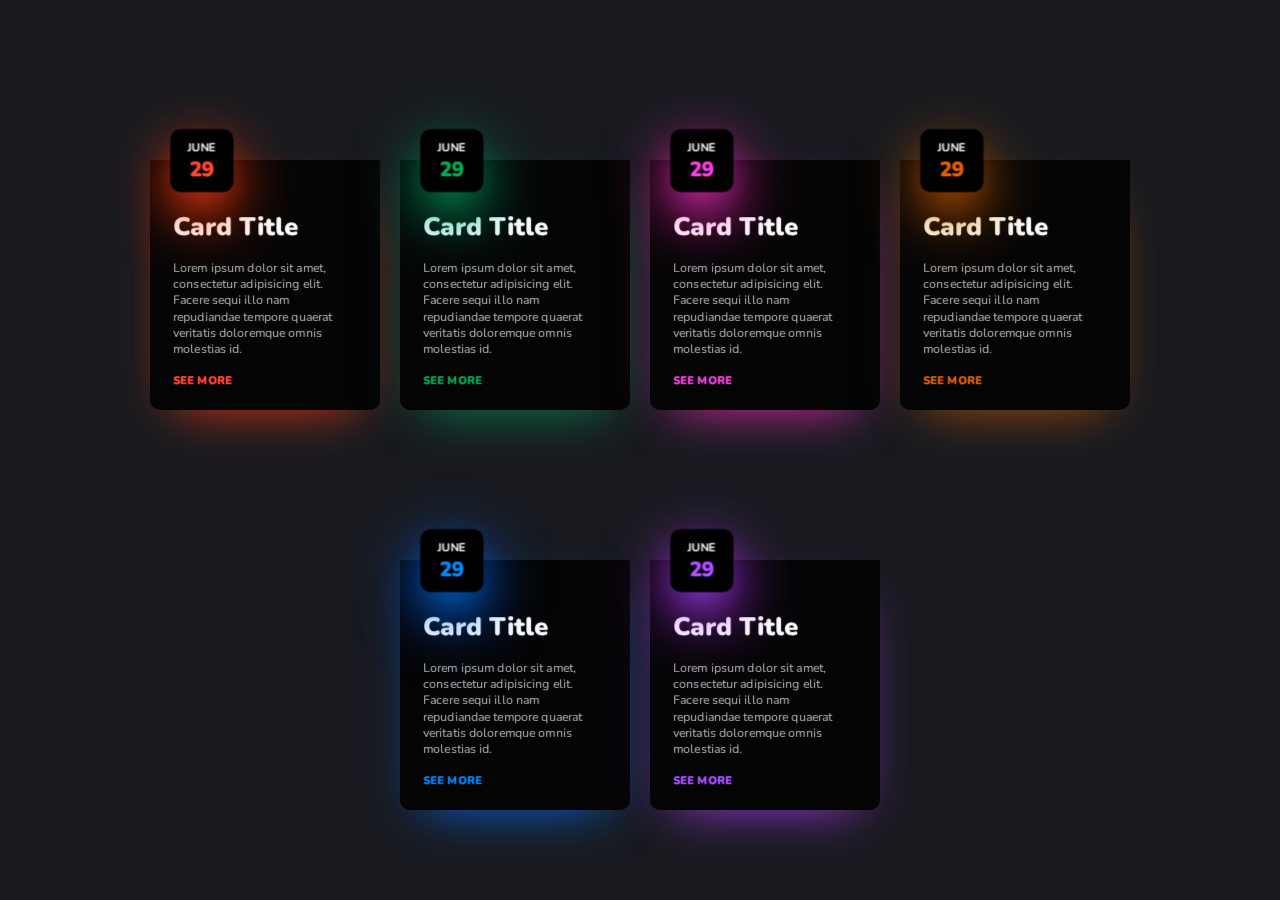
<file: cards/index.html>
<!DOCTYPE html>
<html lang="en">
<head>
  <meta charset="UTF-8">
  <meta name="viewport" content="width=device-width, initial-scale=1.0">
  <title>Document</title>
</head>
<link rel="stylesheet" type="text/css" href="style.css">
<body>
<div class="container3">
        
            

    <div class="parent card2">
        <div class="card ">
            <div class="content-box">
                <h1 class="card-title">Card Title</h1>
                <p class="card-content">
                    Lorem ipsum dolor sit amet, consectetur adipisicing elit. Facere sequi illo nam repudiandae tempore quaerat veritatis doloremque omnis molestias id.
                </p>
                <span class="see-more">See More</span>
            </div>
            <div class="date-box">
                <span class="month">JUNE</span>
                <span class="date">29</span>
            </div>
        </div>
    </div>

    <div class="parent card3">
        <div class="card">
            <div class="content-box">
                <h1 class="card-title">Card Title</h1>
                <p class="card-content">
                    Lorem ipsum dolor sit amet, consectetur adipisicing elit. Facere sequi illo nam repudiandae tempore quaerat veritatis doloremque omnis molestias id.
                </p>
                <span class="see-more">See More</span>
            </div>
            <div class="date-box">
                <span class="month">JUNE</span>
                <span class="date">29</span>
            </div>
        </div>
    </div>

    <div class="parent card4">
        <div class="card">
            <div class="content-box">
                <h1 class="card-title">Card Title</h1>
                <p class="card-content">
                    Lorem ipsum dolor sit amet, consectetur adipisicing elit. Facere sequi illo nam repudiandae tempore quaerat veritatis doloremque omnis molestias id.
                </p>
                <span class="see-more">See More</span>
            </div>
            <div class="date-box">
                <span class="month">JUNE</span>
                <span class="date">29</span>
            </div>
        </div>
        </div>

        <div class="parent card5">
            <div class="card">
                <div class="content-box">
                    <h1 class="card-title">Card Title</h1>
                    <p class="card-content">
                        Lorem ipsum dolor sit amet, consectetur adipisicing elit. Facere sequi illo nam repudiandae tempore quaerat veritatis doloremque omnis molestias id.
                    </p>
                    <span class="see-more">See More</span>
                </div>
                <div class="date-box">
                    <span class="month">JUNE</span>
                    <span class="date">29</span>
                </div>
            </div>
            </div>

            <div class="parent ccard-blue">
                <div class="card">
                    <div class="content-box">
                        <h1 class="card-title">Card Title</h1>
                        <p class="card-content">
                            Lorem ipsum dolor sit amet, consectetur adipisicing elit. Facere sequi illo nam repudiandae tempore quaerat veritatis doloremque omnis molestias id.
                        </p>
                        <span class="see-more">See More</span>
                    </div>
                    <div class="date-box">
                        <span class="month">JUNE</span>
                        <span class="date">29</span>
                    </div>
                </div>
                </div>
                <div class="parent card-yellow">
                    <div class="card">
                        <div class="content-box">
                            <h1 class="card-title">Card Title</h1>
                            <p class="card-content">
                                Lorem ipsum dolor sit amet, consectetur adipisicing elit. Facere sequi illo nam repudiandae tempore quaerat veritatis doloremque omnis molestias id.
                            </p>
                            <span class="see-more">See More</span>
                        </div>
                        <div class="date-box">
                            <span class="month">JUNE</span>
                            <span class="date">29</span>
                        </div>
                    </div>
                    </div>
                      
</div>
</body>
</html>
</file>
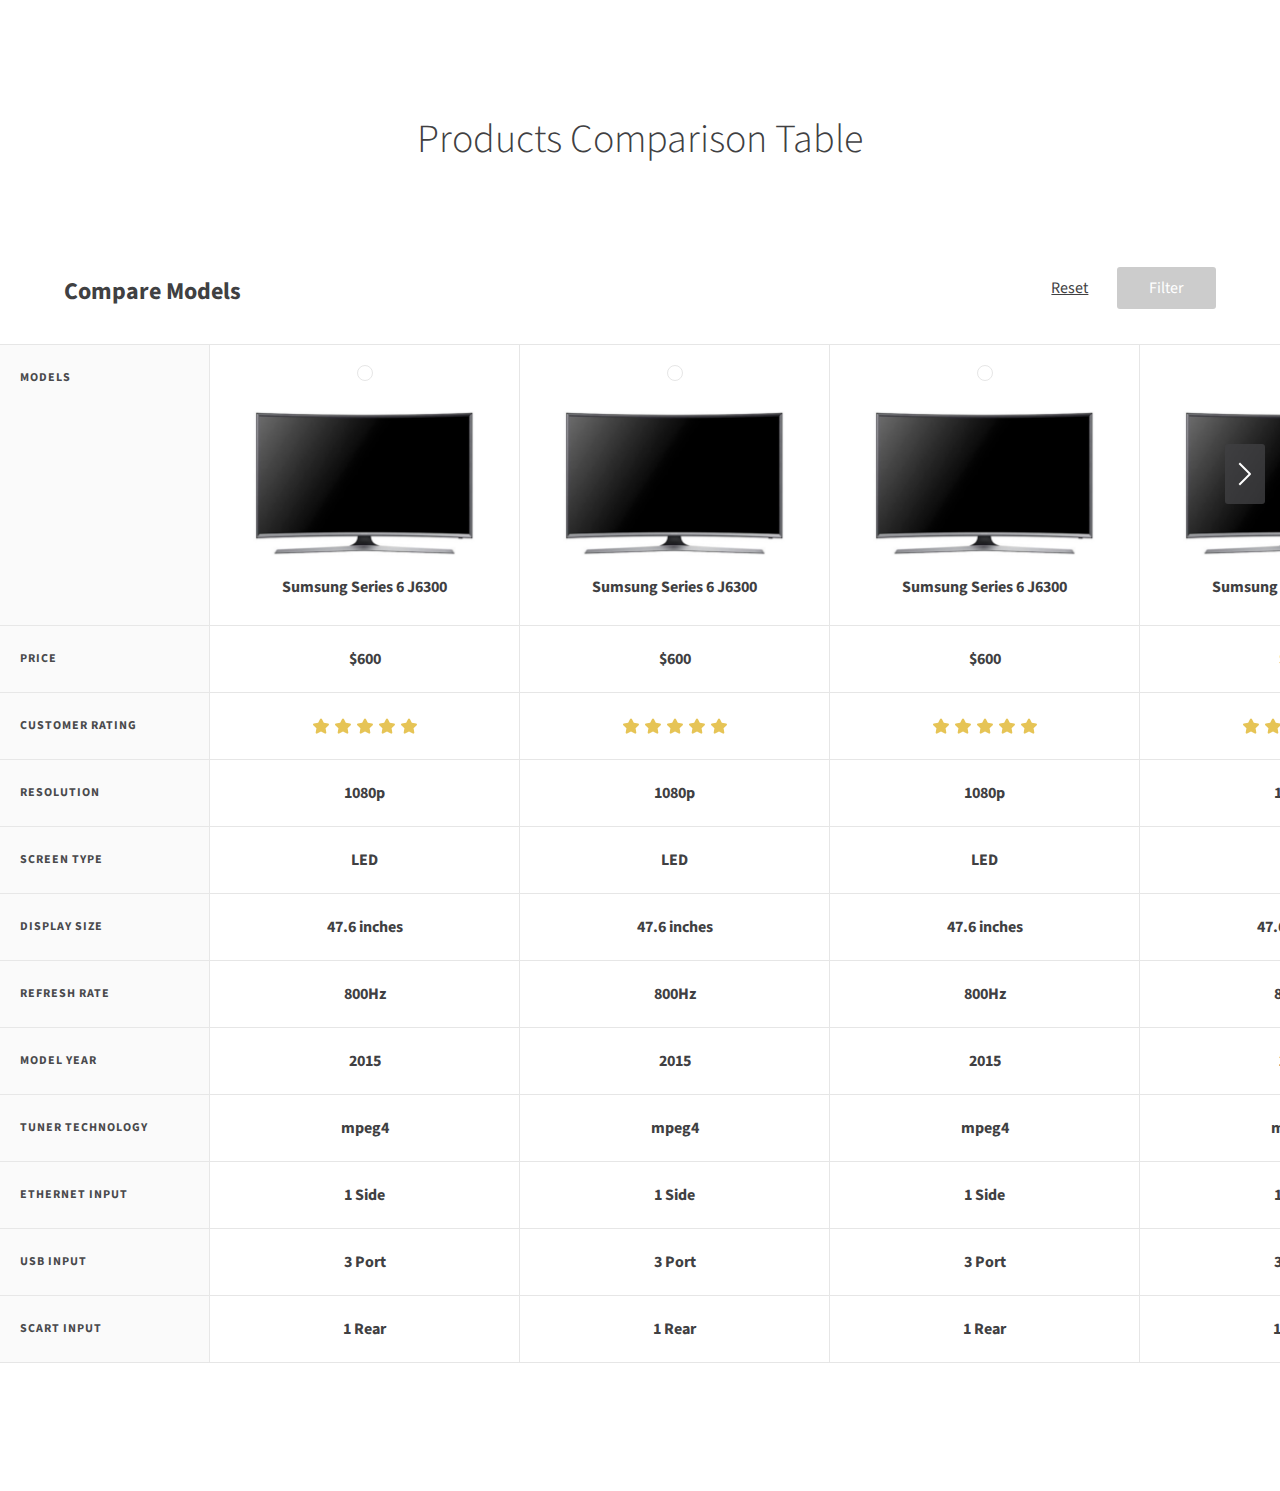
<file: compare/index.html>
<!doctype html>
<html lang="en" class="no-js">
<head>
	<meta charset="UTF-8">
	<meta name="viewport" content="width=device-width, initial-scale=1">
	<link href='https://fonts.googleapis.com/css?family=Source+Sans+Pro:300,400,600' rel='stylesheet' type='text/css'>

	<link rel="stylesheet" href="css/reset.css"> <!-- CSS reset -->
	<link rel="stylesheet" href="css/style.css"> <!-- Resource style -->
	<script src="js/modernizr.js"></script> <!-- Modernizr -->
  	
	<title>Products Comparison Table | CodyHouse</title>
</head>
<body>
	<section class="cd-intro">
		<h1>Products Comparison Table</h1>
	</section> <!-- .cd-intro -->

	<section class="cd-products-comparison-table">
		<header>
			<h2>Compare Models</h2>

			<div class="actions">
				<a href="#0" class="reset">Reset</a>
				<a href="#0" class="filter">Filter</a>
			</div>
		</header>

		<div class="cd-products-table">
			<div class="features">
				<div class="top-info">Models</div>
				<ul class="cd-features-list">
					<li>Price</li>
					<li>Customer Rating</li>
					<li>Resolution</li>
					<li>Screen Type</li>
					<li>Display Size</li>
					<li>Refresh Rate</li>
					<li>Model Year</li>
					<li>Tuner Technology</li>
					<li>Ethernet Input</li>
					<li>USB Input</li>
					<li>Scart Input</li>
				</ul>
			</div> <!-- .features -->
			
			<div class="cd-products-wrapper">
				<ul class="cd-products-columns">
					<li class="product">
						<div class="top-info">
							<div class="check"></div>
							<img src="img/product.png" alt="product image">
							<h3>Sumsung Series 6 J6300</h3>
						</div> <!-- .top-info -->

						<ul class="cd-features-list">
							<li>$600</li>
							<li class="rate"><span>5/5</span></li>
							<li>1080p</li>
							<li>LED</li>
							<li>47.6 inches</li>
							<li>800Hz</li>
							<li>2015</li>
							<li>mpeg4</li>
							<li>1 Side</li>
							<li>3 Port</li>
							<li>1 Rear</li>
						</ul>
					</li> <!-- .product -->

					<li class="product">
						<div class="top-info">
							<div class="check"></div>
							<img src="img/product.png" alt="product image">
							<h3>Sumsung Series 6 J6300</h3>
						</div> <!-- .top-info -->

						<ul class="cd-features-list">
							<li>$600</li>
							<li class="rate"><span>5/5</span></li>
							<li>1080p</li>
							<li>LED</li>
							<li>47.6 inches</li>
							<li>800Hz</li>
							<li>2015</li>
							<li>mpeg4</li>
							<li>1 Side</li>
							<li>3 Port</li>
							<li>1 Rear</li>
						</ul>
					</li> <!-- .product -->

					<li class="product">
						<div class="top-info">
							<div class="check"></div>
							<img src="img/product.png" alt="product image">
							<h3>Sumsung Series 6 J6300</h3>
						</div> <!-- .top-info -->

						<ul class="cd-features-list">
							<li>$600</li>
							<li class="rate"><span>5/5</span></li>
							<li>1080p</li>
							<li>LED</li>
							<li>47.6 inches</li>
							<li>800Hz</li>
							<li>2015</li>
							<li>mpeg4</li>
							<li>1 Side</li>
							<li>3 Port</li>
							<li>1 Rear</li>
						</ul>
					</li> <!-- .product -->

					<li class="product">
						<div class="top-info">
							<div class="check"></div>
							<img src="img/product.png" alt="product image">
							<h3>Sumsung Series 6 J6300</h3>
						</div> <!-- .top-info -->

						<ul class="cd-features-list">
							<li>$600</li>
							<li class="rate"><span>5/5</span></li>
							<li>1080p</li>
							<li>LED</li>
							<li>47.6 inches</li>
							<li>800Hz</li>
							<li>2015</li>
							<li>mpeg4</li>
							<li>1 Side</li>
							<li>3 Port</li>
							<li>1 Rear</li>
						</ul>
					</li> <!-- .product -->

					<li class="product">
						<div class="top-info">
							<div class="check"></div>
							<img src="img/product.png" alt="product image">
							<h3>Sumsung Series 6 J6300</h3>
						</div> <!-- .top-info -->

						<ul class="cd-features-list">
							<li>$600</li>
							<li class="rate"><span>5/5</span></li>
							<li>1080p</li>
							<li>LED</li>
							<li>47.6 inches</li>
							<li>800Hz</li>
							<li>2015</li>
							<li>mpeg4</li>
							<li>1 Side</li>
							<li>3 Port</li>
							<li>1 Rear</li>
						</ul>
					</li> <!-- .product -->

					<li class="product">
						<div class="top-info">
							<div class="check"></div>
							<img src="img/product.png" alt="product image">
							<h3>Sumsung Series 6 J6300</h3>
						</div> <!-- .top-info -->

						<ul class="cd-features-list">
							<li>$600</li>
							<li class="rate"><span>5/5</span></li>
							<li>1080p</li>
							<li>LED</li>
							<li>47.6 inches</li>
							<li>800Hz</li>
							<li>2015</li>
							<li>mpeg4</li>
							<li>1 Side</li>
							<li>3 Port</li>
							<li>1 Rear</li>
						</ul>
					</li> <!-- .product -->

					<li class="product">
						<div class="top-info">
							<div class="check"></div>
							<img src="img/product.png" alt="product image">
							<h3>Sumsung Series 6 J6300</h3>
						</div> <!-- .top-info -->

						<ul class="cd-features-list">
							<li>$600</li>
							<li class="rate"><span>5/5</span></li>
							<li>1080p</li>
							<li>LED</li>
							<li>47.6 inches</li>
							<li>800Hz</li>
							<li>2015</li>
							<li>mpeg4</li>
							<li>1 Side</li>
							<li>3 Port</li>
							<li>1 Rear</li>
						</ul>
					</li> <!-- .product -->

					<li class="product">
						<div class="top-info">
							<div class="check"></div>
							<img src="img/product.png" alt="product image">
							<h3>Sumsung Series 6 J6300</h3>
						</div> <!-- .top-info -->

						<ul class="cd-features-list">
							<li>$600</li>
							<li class="rate"><span>5/5</span></li>
							<li>1080p</li>
							<li>LED</li>
							<li>47.6 inches</li>
							<li>800Hz</li>
							<li>2015</li>
							<li>mpeg4</li>
							<li>1 Side</li>
							<li>3 Port</li>
							<li>1 Rear</li>
						</ul>
					</li> <!-- .product -->
				</ul> <!-- .cd-products-columns -->
			</div> <!-- .cd-products-wrapper -->
			
			<ul class="cd-table-navigation">
				<li><a href="#0" class="prev inactive">Prev</a></li>
				<li><a href="#0" class="next">Next</a></li>
			</ul>
		</div> <!-- .cd-products-table -->
	</section> <!-- .cd-products-comparison-table -->
<script src="js/jquery-2.1.4.js"></script>
<script src="js/main.js"></script> <!-- Resource jQuery -->
</body>
</html>
</file>
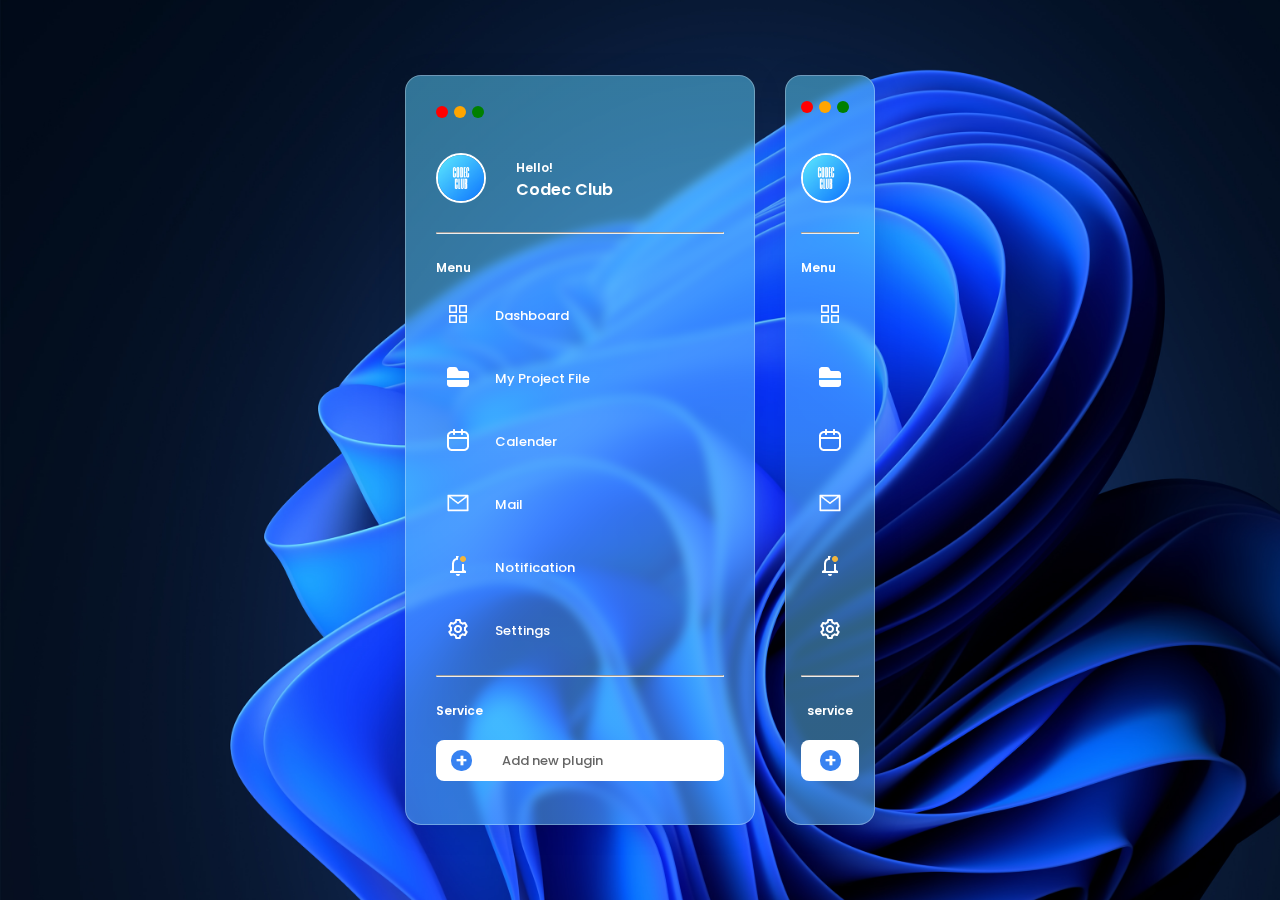
<file: manue/index.html>
<!DOCTYPE html>
<html lang="en">
  <head>
    <meta charset="UTF-8" />
    <meta name="viewport" content="width=device-width, initial-scale=1.0" />
    <title>Glassmorphism menu</title>
    <link rel="stylesheet" href="style.css" />
  </head>
  <body>
    <div class="hero-section">
      <div class="menu-container">
        <div class="hero-menu">
          <div class="circle">
            <div class="red-circle"></div>
            <div class="orange-circle"></div>
            <div class="green-circle"></div>
          </div>
          <div class="user-details">
            <div class="user-img">
              <img src="img/logo.jpg" alt="" />
            </div>
            <div class="user-name">
              <h6>Hello!</h6>
              <p> Codec Club</p>
            </div>
          </div>
          <hr />
          <div class="menu-details">
            <h3>Menu</h3>
            <div class="menu-items">
              <div class="menu-img">
                <img src="img/dashboard.png" alt="" />
              </div>
              <div class="menu-name">
                <h2>Dashboard</h2>
              </div>
            </div>

            <div class="menu-items">
              <div class="menu-img">
                <img src="img/folder.png" alt="" />
              </div>
              <div class="menu-name">
                <h2>My Project File</h2>
              </div>
            </div>

            <div class="menu-items">
              <div class="menu-img">
                <img src="img/calender.png" alt="" />
              </div>
              <div class="menu-name">
                <h2>Calender</h2>
              </div>
            </div>

            <div class="menu-items">
              <div class="menu-img">
                <img src="img/mail.png" alt="" />
              </div>
              <div class="menu-name">
                <h2>Mail</h2>
              </div>
            </div>

            <div class="menu-items">
              <div class="menu-img">
                <img src="img/notification.png" alt="" />
              </div>
              <div class="menu-name">
                <h2>Notification</h2>
              </div>
            </div>

            <div class="menu-items">
              <div class="menu-img">
                <img src="img/settings.png" alt="" />
              </div>
              <div class="menu-name">
                <h2>Settings</h2>
              </div>
            </div>
          </div>

          <hr />

          <div class="service-details">
            <h3>Service</h3>
            <div class="service-box">
              <div class="plus-symbol">
                <h2>+</h2>
              </div>
              <div class="description">
                <h5>Add new plugin</h5>
              </div>
            </div>
          </div>
        </div>
        <!-- sub menu -->

        <div class="sub-menu">
          <div class="circle sm-small-margin">
            <div class="red-circle"></div>
            <div class="orange-circle"></div>
            <div class="green-circle"></div>
          </div>
          <div class="user-img sm-margin">
            <img src="img/logo.jpg" alt="" />
          </div>

          <hr />

          <div class="menu-details">
            <h3>Menu</h3>
            <div class="menu-items center">
              <div class="menu-img">
                <img src="img/dashboard.png" alt="" />
              </div>
            </div>

            <div class="menu-items center">
              <div class="menu-img">
                <img src="img/folder.png" alt="" />
              </div>
            </div>

            <div class="menu-items center">
              <div class="menu-img">
                <img src="img/calender.png" alt="" />
              </div>
            </div>

            <div class="menu-items center">
              <div class="menu-img">
                <img src="img/mail.png" alt="" />
              </div>
            </div>

            <div class="menu-items center">
              <div class="menu-img">
                <img src="img/notification.png" alt="" />
              </div>
            </div>

            <div class="menu-items center">
              <div class="menu-img">
                <img src="img/settings.png" alt="" />
              </div>
            </div>
          </div>

          <hr class="sub-hr">
          <div class="service-details sm-small-margin center">
            <h3>service</h3>
            <div class="service-box center">
                <div class="plus-symbol">
                    <h2>+</h2>
                </div>
            </div>
          </div>



        </div>
      </div>
    </div>
  </body>
</html>
</file>
<file: cards/style.css>
@import url("https://fonts.googleapis.com/css2?family=Nunito:wght@200;500;700;800;900;1000&display=swap");
* {
  box-sizing: border-box;
  margin: 0;
  padding: 0;
  font-family: "Nunito", sans-serif;
}

body {
  background-color: #181a1f;
  padding: 0px 20px;
}

.container3 {
  padding: 50px 0px;
  height: 100vh;
  display: flex;
  justify-content: center;
  align-items: center;
  flex-wrap: wrap;
}

.parent {
  height: 400px;
  width: 250px;
  padding: 10px;
  perspective: 1000px;
}

.card {
  padding-top: 100px;
  transform-style: preserve-3d;
  background-image: url("https://images.pexels.com/photos/1629236/pexels-photo-1629236.jpeg?auto=compress&cs=tinysrgb&w=1260&h=750&dpr=1");
  background-position: center center;
  width: 100%;
  transition: all 0.5s ease-in-out;
  border-radius: 10px;
}
.card:hover {
  background-position: 80% 20%;
  transform: rotate3d(0.5, 1, 0, 30deg);
}

.content-box {
  height: 100%;
  width: 100%;
  background-color: rgba(0, 0, 0, 0.811);
  border-radius: 0px 0px 10px 10px;
  box-shadow: rgba(0, 115, 255, 0.925) 0px 20px 50px -25px;
  transition: all 0.5s ease-in-out;
  padding: 50px 25px 25px 25px;
  transform-style: preserve-3d;
}
.content-box .card-title {
  color: white;
  font-size: 25px;
  font-weight: 900;
  transition: all 0.5s ease-in-out;
  transform: translate3d(0px, 0px, 20px);
}
.content-box .card-title:hover {
  transform: translate3d(0px, 0px, 50px);
}
.content-box .card-content {
  padding-top: 15px;
  font-size: 12px;
  color: #b9b9b9;
  transition: all 0.5s ease-in-out;
  transform: translate3d(0px, 0px, 20px);
}
.content-box .card-content:hover {
  transform: translate3d(0px, 0px, 50px);
}
.content-box .see-more {
  display: block;
  font-weight: 900;
  font-size: 11px;
  text-transform: uppercase;
  color: #0088ff;
  padding-top: 15px;
  transition: all 0.5s ease-in-out;
  transform: translate3d(0px, 0px, 20px);
}
.content-box .see-more:hover {
  transform: translate3d(0px, 0px, 50px);
}

.date-box {
  position: absolute;
  top: 75px;
  left: 25px;
  height: 60px;
  width: 60px;
  background-color: black;
  border-radius: 10px;
  padding: 10px;
  box-shadow: #0066ff 0px 20px 60px 0px, #00c8ff 0px 18px 36px -18px;
  transform: translate3d(0px, 0px, 50px);
}
.date-box span {
  display: block;
  text-align: center;
}
.date-box .month {
  color: white;
  font-size: 11px;
  font-weight: 700;
}
.date-box .date {
  font-size: 20px;
  font-weight: 900;
  color: #0088ff;
}

.card2 {
  filter: hue-rotate(150deg);
}

.card3 {
  filter: hue-rotate(300deg);
}

.card4 {
  filter: hue-rotate(90deg);
}

.card5 {
    filter: hue-rotate(900deg);
  }
  .card-yellow {
    filter: hue-rotate(60deg);
  }
  .card-blue {
    filter: hue-rotate(240deg);
  }
</file>
<file: compare/css/style.css>
/* -------------------------------- 

Primary style

-------------------------------- */
*, *::after, *::before {
  box-sizing: border-box;
}

html {
  font-size: 62.5%;
}

body {
  font-size: 1.6rem;
  font-family: "Source Sans Pro", sans-serif;
  color: #404042;
  background-color: #ffffff;
}

a {
  color: #9dc997;
  text-decoration: none;
}

img {
  max-width: 100%;
}

h1 {
  font-size: 2.2rem;
  text-align: center;
  padding: 4em 5%;
}
@media only screen and (min-width: 1170px) {
  h1 {
    font-size: 4rem;
    font-weight: 300;
    padding: 3em 5%;
  }
}

/* -------------------------------- 

Main Components 

-------------------------------- */
.cd-products-comparison-table {
  margin-bottom: 6em;
}
.cd-products-comparison-table::after {
  /* never visible - this is used in jQuery to check the current MQ */
  display: none;
  content: 'mobile';
}
.cd-products-comparison-table header {
  padding: 0 5% 25px;
}
.cd-products-comparison-table header::after {
  clear: both;
  content: "";
  display: table;
}
.cd-products-comparison-table h2 {
  float: left;
  font-weight: bold;
}
.cd-products-comparison-table .actions {
  float: right;
}
.cd-products-comparison-table .reset, .cd-products-comparison-table .filter {
  font-size: 1.4rem;
}
.cd-products-comparison-table .reset {
  color: #404042;
  text-decoration: underline;
}
.cd-products-comparison-table .filter {
  padding: .6em 1.5em;
  color: #ffffff;
  background-color: #cccccc;
  border-radius: 3px;
  margin-left: 1em;
  cursor: not-allowed;
  -webkit-transition: background-color 0.3s;
  -moz-transition: background-color 0.3s;
  transition: background-color 0.3s;
}
.cd-products-comparison-table .filter.active {
  cursor: pointer;
  background-color: #9dc997;
}
.no-touch .cd-products-comparison-table .filter.active:hover {
  background-color: #a7cea1;
}
@media only screen and (min-width: 1170px) {
  .cd-products-comparison-table {
    margin-bottom: 8em;
  }
  .cd-products-comparison-table::after {
    /* never visible - this is used in jQuery to check the current MQ */
    content: 'desktop';
  }
  .cd-products-comparison-table header {
    padding: 0 5% 40px;
  }
  .cd-products-comparison-table h2 {
    font-size: 2.4rem;
  }
  .cd-products-comparison-table .reset, .cd-products-comparison-table .filter {
    font-size: 1.6rem;
  }
  .cd-products-comparison-table .filter {
    padding: .6em 2em;
    margin-left: 1.6em;
  }
}

.cd-products-table {
  position: relative;
  overflow: hidden;
}

.cd-products-table .features {
  /* fixed left column - product properties list */
  position: absolute;
  z-index: 1;
  top: 0;
  left: 0;
  width: 120px;
  border-style: solid;
  border-color: #e6e6e6;
  border-top-width: 1px;
  border-bottom-width: 1px;
  background-color: #fafafa;
  opacity: .95;
}
.cd-products-table .features::after {
  /* color gradient on the right of .features -  visible while scrolling inside the .cd-products-table */
  content: '';
  position: absolute;
  top: 0;
  left: 100%;
  width: 4px;
  height: 100%;
  background-color: transparent;
  background-image: -webkit-linear-gradient(left, rgba(0, 0, 0, 0.06), transparent);
  background-image: linear-gradient(to right,rgba(0, 0, 0, 0.06), transparent);
  opacity: 0;
}
@media only screen and (min-width: 1170px) {
  .cd-products-table .features {
    width: 210px;
  }
}

.cd-products-table.scrolling .features::after {
  opacity: 1;
}

.cd-products-wrapper {
  overflow-x: auto;
  /* this fixes the buggy scrolling on webkit browsers - mobile devices only - when overflow property is applied */
  -webkit-overflow-scrolling: touch;
  border-style: solid;
  border-color: #e6e6e6;
  border-top-width: 1px;
  border-bottom-width: 1px;
}

.cd-products-columns {
  /* products list wrapper */
  width: 1200px;
  margin-left: 120px;
}
.cd-products-columns::after {
  clear: both;
  content: "";
  display: table;
}
@media only screen and (min-width: 1170px) {
  .cd-products-columns {
    width: 2480px;
    margin-left: 210px;
  }
}

.cd-products-columns .product {
  position: relative;
  float: left;
  width: 150px;
  text-align: center;
  -webkit-transition: opacity 0.3s, visibility 0.3s, -webkit-transform 0.3s;
  -moz-transition: opacity 0.3s, visibility 0.3s, -moz-transform 0.3s;
  transition: opacity 0.3s, visibility 0.3s, transform 0.3s;
}
.filtering .cd-products-columns .product:not(.selected) {
  opacity: 0;
  visibility: hidden;
  -webkit-transform: scale(0);
  -moz-transform: scale(0);
  -ms-transform: scale(0);
  -o-transform: scale(0);
  transform: scale(0);
}
.no-product-transition .cd-products-columns .product.selected {
  -webkit-transition: opacity 0.3s, visibility 0.3s;
  -moz-transition: opacity 0.3s, visibility 0.3s;
  transition: opacity 0.3s, visibility 0.3s;
}
.filtered .cd-products-columns .product:not(.selected) {
  position: absolute;
}
@media only screen and (min-width: 1170px) {
  .cd-products-columns .product {
    width: 310px;
  }
}

.cd-features-list li {
  font-size: 1.4rem;
  font-weight: bold;
  padding: 25px 40px;
  border-color: #e6e6e6;
  border-style: solid;
  border-top-width: 1px;
  border-right-width: 1px;
}
.cd-features-list li.rate {
  /* rating stars */
  padding: 21px 0;
}
.cd-features-list li.rate span {
  display: inline-block;
  height: 22px;
  width: 110px;
  background: url(../img/cd-star.svg);
  color: transparent;
}
@media only screen and (min-width: 1170px) {
  .cd-features-list li {
    font-size: 1.6rem;
  }
  .cd-features-list li.rate {
    padding: 22px 0;
  }
}

.features .cd-features-list li,
.cd-products-table .features .top-info {
  /* fixed left column - items */
  font-size: 1.2rem;
  font-weight: bold;
  /* set line-height value equal to font-size of text inside product cells */
  line-height: 14px;
  padding: 25px 10px;
  text-align: left;
}
@media only screen and (min-width: 1170px) {
  .features .cd-features-list li,
  .cd-products-table .features .top-info {
    text-transform: uppercase;
    line-height: 16px;
    padding: 25px 20px;
    letter-spacing: 1px;
  }
}

.features .cd-features-list li {
  /* truncate text with dots */
  white-space: nowrap;
  text-overflow: ellipsis;
  overflow: hidden;
}

.cd-products-table .top-info {
  position: relative;
  height: 177px;
  width: 150px;
  text-align: center;
  padding: 1.25em 2.5em;
  border-color: #e6e6e6;
  border-style: solid;
  border-right-width: 1px;
  -webkit-transition: height 0.3s;
  -moz-transition: height 0.3s;
  transition: height 0.3s;
  cursor: pointer;
  background: #ffffff;
}
.cd-products-table .top-info::after {
  /* color gradient below .top-info -  visible when .top-info is fixed */
  content: '';
  position: absolute;
  left: 0;
  top: 100%;
  height: 4px;
  width: 100%;
  background-color: transparent;
  background-image: -webkit-linear-gradient(top, rgba(0, 0, 0, 0.06), transparent);
  background-image: linear-gradient(to bottom,rgba(0, 0, 0, 0.06), transparent);
  opacity: 0;
}
.cd-products-table .top-info h3 {
  padding: 1.25em 0 0.625em;
  font-weight: bold;
  font-size: 1.4rem;
}
.cd-products-table .top-info img {
  display: block;
  -webkit-backface-visibility: hidden;
  backface-visibility: hidden;
}
.cd-products-table .top-info h3, .cd-products-table .top-info img {
  -webkit-transition: -webkit-transform 0.3s;
  -moz-transition: -moz-transform 0.3s;
  transition: transform 0.3s;
}
.cd-products-table .top-info .check {
  position: relative;
  display: inline-block;
  height: 16px;
  width: 16px;
  margin: 0 auto 1em;
}
.cd-products-table .top-info .check::after, .cd-products-table .top-info .check::before {
  /* used to create the check icon and green circle dot - visible when product is selected */
  position: absolute;
  top: 0;
  left: 0;
  content: '';
  height: 100%;
  width: 100%;
}
.cd-products-table .top-info .check::before {
  /* green circle dot */
  border-radius: 50%;
  border: 1px solid #e6e6e6;
  background: #ffffff;
  -webkit-transition: background-color 0.3s, -webkit-transform 0.3s, border-color 0.3s;
  -moz-transition: background-color 0.3s, -moz-transform 0.3s, border-color 0.3s;
  transition: background-color 0.3s, transform 0.3s, border-color 0.3s;
}
.cd-products-table .top-info .check::after {
  /* check icon */
  background: url(../img/cd-check.svg) no-repeat center center;
  background-size: 24px 24px;
  opacity: 0;
  -webkit-transition: opacity 0.3s;
  -moz-transition: opacity 0.3s;
  transition: opacity 0.3s;
}
@media only screen and (min-width: 1170px) {
  .cd-products-table .top-info {
    height: 280px;
    width: 310px;
  }
  .cd-products-table .top-info h3 {
    padding-top: 1.4em;
    font-size: 1.6rem;
  }
  .cd-products-table .top-info .check {
    margin-bottom: 1.5em;
  }
}

.cd-products-table .features .top-info {
  /* models */
  width: 120px;
  cursor: auto;
  background: #fafafa;
}
@media only screen and (min-width: 1170px) {
  .cd-products-table .features .top-info {
    width: 210px;
  }
}

.cd-products-table .selected .top-info .check::before {
  /* green circle dot */
  background: #9dc997;
  border-color: #9dc997;
  -webkit-transform: scale(1.5);
  -moz-transform: scale(1.5);
  -ms-transform: scale(1.5);
  -o-transform: scale(1.5);
  transform: scale(1.5);
  -webkit-animation: cd-bounce 0.3s;
  -moz-animation: cd-bounce 0.3s;
  animation: cd-bounce 0.3s;
}

@-webkit-keyframes cd-bounce {
  0% {
    -webkit-transform: scale(1);
  }
  60% {
    -webkit-transform: scale(1.6);
  }
  100% {
    -webkit-transform: scale(1.5);
  }
}
@-moz-keyframes cd-bounce {
  0% {
    -moz-transform: scale(1);
  }
  60% {
    -moz-transform: scale(1.6);
  }
  100% {
    -moz-transform: scale(1.5);
  }
}
@keyframes cd-bounce {
  0% {
    -webkit-transform: scale(1);
    -moz-transform: scale(1);
    -ms-transform: scale(1);
    -o-transform: scale(1);
    transform: scale(1);
  }
  60% {
    -webkit-transform: scale(1.6);
    -moz-transform: scale(1.6);
    -ms-transform: scale(1.6);
    -o-transform: scale(1.6);
    transform: scale(1.6);
  }
  100% {
    -webkit-transform: scale(1.5);
    -moz-transform: scale(1.5);
    -ms-transform: scale(1.5);
    -o-transform: scale(1.5);
    transform: scale(1.5);
  }
}
.cd-products-table .selected .top-info .check::after {
  /* check icon */
  opacity: 1;
}

@media only screen and (min-width: 1170px) {
  .cd-products-table.top-fixed .cd-products-columns > li,
  .cd-products-table.top-scrolling .cd-products-columns > li,
  .cd-products-table.top-fixed .features,
  .cd-products-table.top-scrolling .features {
    padding-top: 160px;
  }

  .cd-products-table.top-fixed .top-info,
  .cd-products-table.top-scrolling .top-info {
    height: 160px;
    position: fixed;
    top: 0;
  }
  .no-cssgradients .cd-products-table.top-fixed .top-info, .no-cssgradients
  .cd-products-table.top-scrolling .top-info {
    border-bottom: 1px solid #e6e6e6;
  }
  .cd-products-table.top-fixed .top-info::after,
  .cd-products-table.top-scrolling .top-info::after {
    opacity: 1;
  }
  .cd-products-table.top-fixed .top-info h3,
  .cd-products-table.top-scrolling .top-info h3 {
    -webkit-transform: translateY(-116px);
    -moz-transform: translateY(-116px);
    -ms-transform: translateY(-116px);
    -o-transform: translateY(-116px);
    transform: translateY(-116px);
  }
  .cd-products-table.top-fixed .top-info img,
  .cd-products-table.top-scrolling .top-info img {
    -webkit-transform: translateY(-62px) scale(0.4);
    -moz-transform: translateY(-62px) scale(0.4);
    -ms-transform: translateY(-62px) scale(0.4);
    -o-transform: translateY(-62px) scale(0.4);
    transform: translateY(-62px) scale(0.4);
  }

  .cd-products-table.top-scrolling .top-info {
    position: absolute;
  }
}
.cd-table-navigation a {
  position: absolute;
  z-index: 2;
  top: 0;
  right: 15px;
  -webkit-transform: translateY(55px);
  -moz-transform: translateY(55px);
  -ms-transform: translateY(55px);
  -o-transform: translateY(55px);
  transform: translateY(55px);
  /* replace text with image */
  overflow: hidden;
  text-indent: 100%;
  white-space: nowrap;
  color: transparent;
  height: 60px;
  width: 40px;
  background: rgba(64, 64, 66, 0.8) url("../img/cd-arrow.svg") no-repeat center center;
  border-radius: 3px;
  -webkit-transition: background-color 0.3s, opacity 0.3s, visibility 0.3s, -webkit-transform 0.3s;
  -moz-transition: background-color 0.3s, opacity 0.3s, visibility 0.3s, -moz-transform 0.3s;
  transition: background-color 0.3s, opacity 0.3s, visibility 0.3s, transform 0.3s;
}
.cd-table-navigation a.inactive {
  opacity: 0;
  visibility: hidden;
}
.cd-table-navigation a.prev {
  left: 120px;
  right: auto;
  -webkit-transform: translateY(55px) translateX(15px) rotate(180deg);
  -moz-transform: translateY(55px) translateX(15px) rotate(180deg);
  -ms-transform: translateY(55px) translateX(15px) rotate(180deg);
  -o-transform: translateY(55px) translateX(15px) rotate(180deg);
  transform: translateY(55px) translateX(15px) rotate(180deg);
}
.no-touch .cd-table-navigation a:hover {
  background-color: #404042;
}
@media only screen and (min-width: 1170px) {
  .cd-table-navigation a {
    -webkit-transform: translateY(100px);
    -moz-transform: translateY(100px);
    -ms-transform: translateY(100px);
    -o-transform: translateY(100px);
    transform: translateY(100px);
  }
  .cd-table-navigation a.prev {
    left: 210px;
    -webkit-transform: translateY(100px) translateX(15px) rotate(180deg);
    -moz-transform: translateY(100px) translateX(15px) rotate(180deg);
    -ms-transform: translateY(100px) translateX(15px) rotate(180deg);
    -o-transform: translateY(100px) translateX(15px) rotate(180deg);
    transform: translateY(100px) translateX(15px) rotate(180deg);
  }
  .top-fixed .cd-table-navigation a {
    position: fixed;
  }
  .top-fixed .cd-table-navigation a, .top-scrolling .cd-table-navigation a {
    -webkit-transform: translateY(45px);
    -moz-transform: translateY(45px);
    -ms-transform: translateY(45px);
    -o-transform: translateY(45px);
    transform: translateY(45px);
  }
  .top-fixed .cd-table-navigation a.prev, .top-scrolling .cd-table-navigation a.prev {
    -webkit-transform: translateY(45px) translateX(15px) rotate(180deg);
    -moz-transform: translateY(45px) translateX(15px) rotate(180deg);
    -ms-transform: translateY(45px) translateX(15px) rotate(180deg);
    -o-transform: translateY(45px) translateX(15px) rotate(180deg);
    transform: translateY(45px) translateX(15px) rotate(180deg);
  }
}

/* -------------------------------- 

No JS

-------------------------------- */
.no-js .actions {
  display: none;
}

.no-js .cd-products-table .top-info {
  height: 145px;
}
@media only screen and (min-width: 1170px) {
  .no-js .cd-products-table .top-info {
    height: 248px;
  }
}

.no-js .cd-products-columns .check {
  display: none;
}
</file>
<file: manue/style.css>
@font-face {
    font-family:"Poppins-SemiBold";
    src: url("Poppins/Poppins-SemiBold.ttf");
}
@font-face {
    font-family:"Poppins-Medium";
    src: url("Poppins/Poppins-Medium.ttf");
}
*{
    margin: 0;
    padding: 0;
    box-sizing: border-box;
}
.hero-section{
    width: 100%;
    height: 100vh;
    background-image: url("img/win11.png");
    background-size: cover;
    background-repeat: no-repeat;
    display: flex;
    align-items: center;
    justify-content: center;
}
.menu-container{
    display: flex;
    gap: 30px;
}
.hero-menu{
    width: 350px;
    height: 750px;
    border-radius: 16px;
    box-shadow: 0 4px 30px rgba(0,0,0,.1);
    border: 1px solid rgba(255,255,255,.3);
    backdrop-filter: blur(5px);
    padding: 30px;
    background: linear-gradient(180deg,rgba(93,211,255,.5)0%,rgba(94,204,255,.5)33.65%,rgba(94,192,255,.5)65.42%,rgba(94,192,255,.5)100%);
}
.circle{
    display: flex;
    gap: 6px;
}
.orange-circle{
    width: 12px;
    height: 12px;
    border-radius: 10px;
    background-color: orange;
}
.red-circle{
    width: 12px;
    height: 12px;
    border-radius: 10px;
    background-color: red;
}
.green-circle{
    width: 12px;
    height: 12px;
    border-radius: 10px;
    background-color: green;
}
.user-details{
    display: flex;
    align-items: center;
    column-gap: 30px;
    margin-top: 35px;
}
.user-img img{
    width: 50px;
    border: 2px solid #fff;
    height: 50px;
    object-fit: contain;
    border-radius: 25px;
}
.user-name h6{
    font-family:"Poppins-SemiBold";
    font-weight: 600;
    font-size: 12px;
    color: #fff;
}
.user-name p{
    font-family:"Poppins-SemiBold";
    font-weight: 600;
    font-size: 16px;
    color: #fff;
}
hr{
    margin: 25px 0px;
}
.menu-details h3{
    font-family:"Poppins-SemiBold";
    font-weight: 600;
    font-size: 12px;
    margin-bottom: 20px;
    color: #fff;
}
.menu-items{
    display: flex;
    align-items: center;
    padding: 5px 10px;
    gap: 25px;
    border-radius: 10px;
    margin-bottom: 25px;
    transition: .5s;
}
.menu-items:hover{
    width: 100%;
    background-color: #8fbcfe;
}
.menu-name h2{
    font-family:"Poppins-Medium";
    font-weight: 500;
    font-size: 13px;
    color: #fff;
}
.service-details h3{
    font-family:"Poppins-SemiBold";
    font-weight: 600;
    font-size: 12px;
    margin-bottom: 20px;
    color: #fff;
}
.service-box{
    display: flex;
    align-items: center;
    gap: 30px;
    width: 100%;
    background-color: #fff;
    padding: 10px 15px;
    border-radius: 8px;
}
.plus-symbol{
    font-family:"Poppins-Medium";
    font-weight: 500;
    font-size: 12px;
    background-color: #3782f1;
    color: #fff;
    width: 21px;
    height: 21px;
    display: flex;
    align-items: center;
    justify-content: center;
    border-radius: 10px;
}
.description h5{
    font-family:"Poppins-Medium";
    font-weight: 500;
    font-size: 13px;
    color: #656565;
}
/* submenu */
.sub-menu{
    width: 90px;
    height: 750px;
    border-radius: 16px;
    box-shadow: 0 4px 30px rgba(0,0,0,.1);
    border: 1px solid rgba(255,255,255,.3);
    backdrop-filter: blur(5px);
    padding: 15px;
    background: linear-gradient(180deg,rgba(93,211,255,.5)0%,rgba(94,204,255,.5)33.65%,rgba(94,192,255,.5)65.42%,rgba(94,192,255,.5)100%);
}
.sm-margin{
    margin-top: 40px;
}
.sm-small-margin{
    margin-top: 10px;
}
.center{
    display: flex;
    align-items: center;
    justify-content: center;
    flex-direction: column;
}
.sub-hr{
    margin: 0px 0px 25px;
}
</file>
